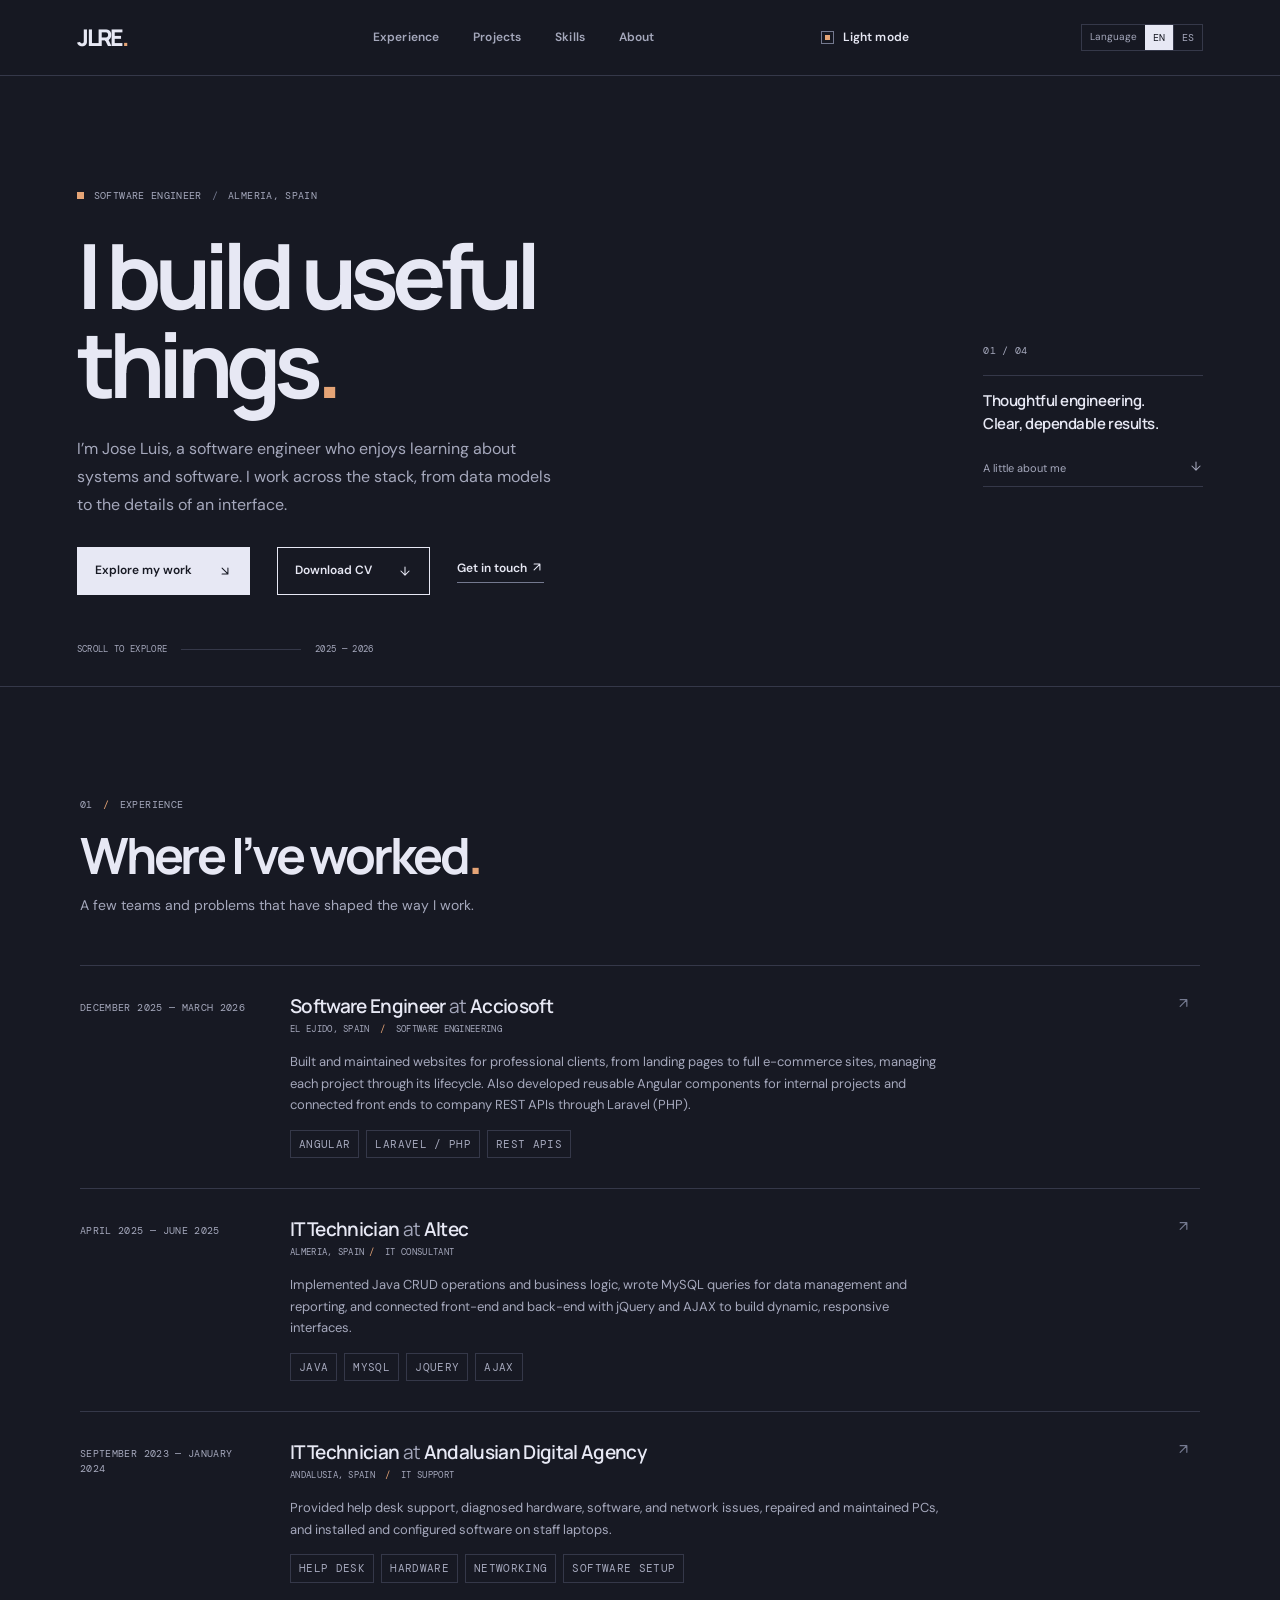
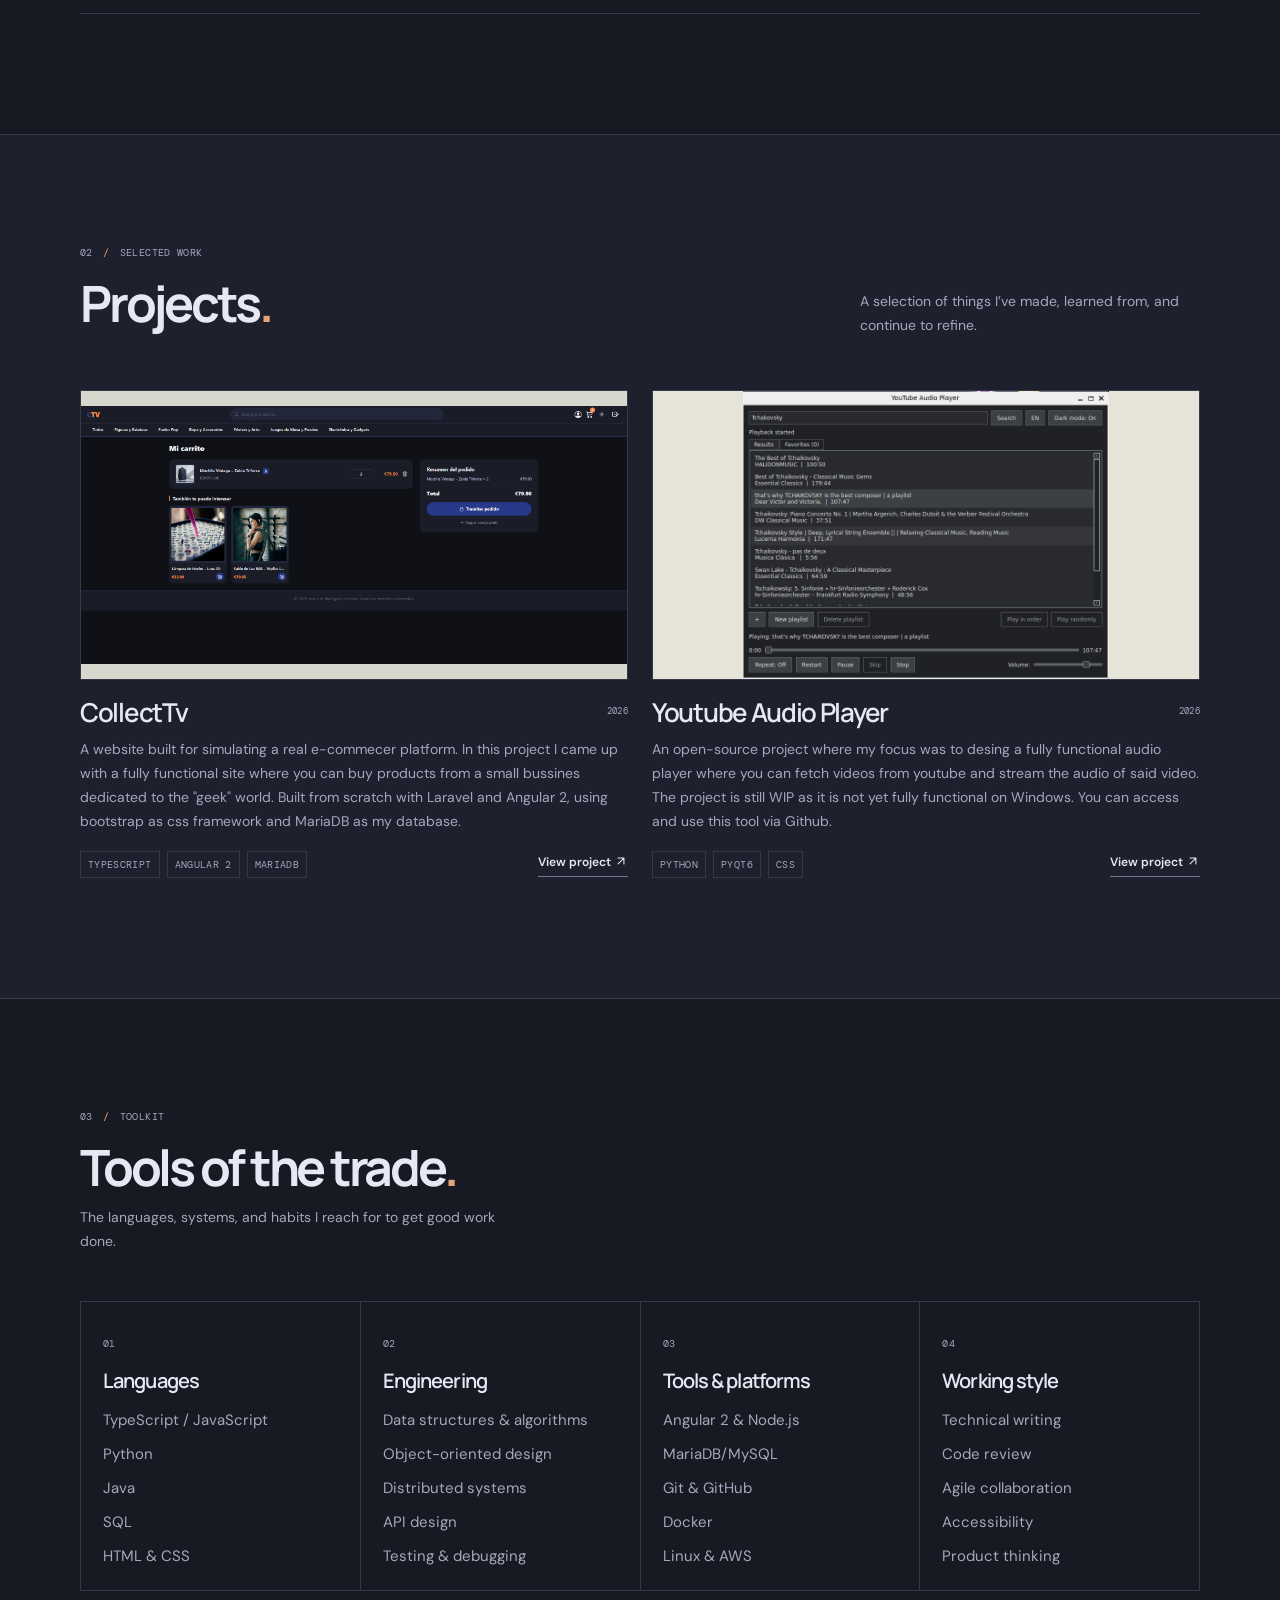
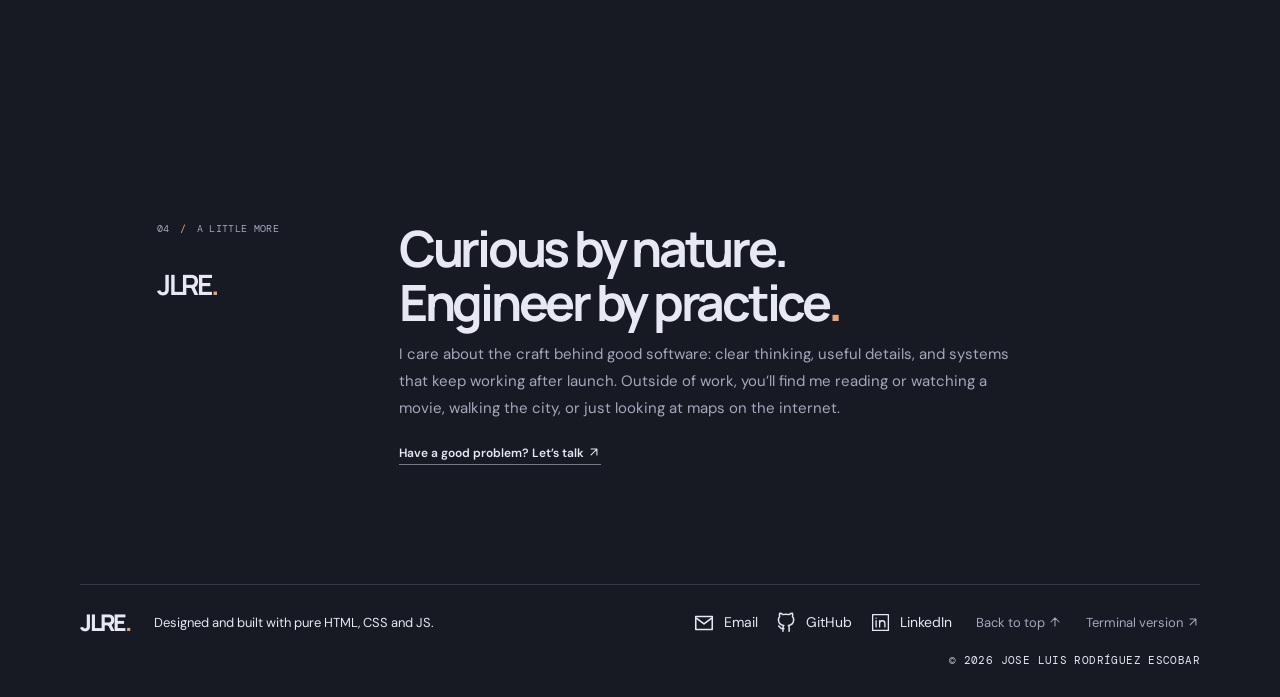
<file: index.html>
<!doctype html>
<html lang="en" data-theme="dark">
<head>
  <meta charset="utf-8">
  <meta name="viewport" content="width=device-width, initial-scale=1">
  <meta name="description" content="Portfolio of Jose Luis Rodríguez, software engineer focused on thoughtful, reliable software.">
  <title>Jose Luis Rodríguez — Software Engineer</title>
  <link rel="stylesheet" href="styles.css">
  <script src="script.js" defer></script>
</head>
<body>
  <a class="skip-link" href="#main">Skip to content</a>
  <header class="site-header">
    <a class="wordmark" href="#top" aria-label="Jose Luis Rodríguez, home">JLRE<span class="wordmark-period">.</span></a>
    <nav class="primary-nav" aria-label="Main navigation">
      <a href="#experience">Experience</a>
      <a href="#projects">Projects</a>
      <a href="#skills">Skills</a>
      <a href="#about">About</a>
    </nav>
    <button class="theme-toggle" type="button" aria-label="Switch to dark theme" aria-pressed="false">
      <span class="theme-indicator" aria-hidden="true"></span><span class="theme-label">Dark mode</span>
    </button>
    <div class="language-switch" role="group" aria-label="Language">
      <span class="language-label">Language</span>
      <button type="button" class="language-option is-active" lang="en" aria-pressed="true">EN</button>
      <button type="button" class="language-option" lang="es" aria-pressed="false">ES</button>
    </div>
  </header>

  <main id="main">
    <section class="hero page-section" id="top" aria-labelledby="hero-title">
      <div class="hero-copy">
        <p class="eyebrow"><span class="availability-mark" aria-hidden="true"></span>Software engineer <span class="eyebrow-divider">/</span> Almeria, Spain</p>
        <h1 id="hero-title">I build useful<br>things<span class="title-period">.</span></h1>
        <p class="hero-intro">I’m Jose Luis, a software engineer who enjoys learning about systems and software. I work across the stack, from data models to the details of an interface.</p>
        <div class="hero-actions">
          <a class="button button-solid" href="#projects">Explore my work <span class="arrow-icon" aria-hidden="true"><svg viewBox="0 0 24 24"><path d="M7 7l10 10M17 7v10H7"/></svg></span></a>
          <a class="button cv-button" href="resume/cv_jose_luis_en%20%281%29.pdf" download="cv_jose_luis_en.pdf">Download CV <span class="arrow-icon" aria-hidden="true"><svg viewBox="0 0 24 24"><path d="M12 5v14m-7-7 7 7 7-7"/></svg></span></a>
          <a class="text-link" href="mailto:jrodesc1511@gmail.com">Get in touch <span class="arrow-icon" aria-hidden="true"><svg viewBox="0 0 24 24"><path d="M7 7h10v10M7 17 17 7"/></svg></span></a>
        </div>
      </div>
      <div class="hero-aside" aria-label="Portfolio summary">
        <span class="aside-index">01 / 04</span>
        <div class="aside-rule"></div>
        <p>Thoughtful engineering.<br>Clear, dependable results.</p>
        <a href="#about" class="aside-link">A little about me <span class="arrow-icon" aria-hidden="true"><svg viewBox="0 0 24 24"><path d="M12 5v14m-7-7 7 7 7-7"/></svg></span></a>
      </div>
      <div class="hero-footnote"><span>SCROLL TO EXPLORE</span><span class="footnote-line"></span><span>2025 — 2026</span></div>
    </section>

    <section class="page-section section-block" id="experience" aria-labelledby="experience-title">
      <div class="section-heading">
        <p class="section-kicker">01 <span>/</span> Experience</p>
        <h2 id="experience-title">Where I’ve worked<span class="title-period">.</span></h2>
        <p class="section-summary">A few teams and problems that have shaped the way I work.</p>
      </div>
      <div class="experience-list">
        <article class="experience-row">
          <div class="experience-date">December 2025 — March 2026</div>
          <div class="experience-main"><h3>Software Engineer <span class="at-sign">at</span> Acciosoft</h3><p class="experience-location">El Ejido, Spain <span>/</span> Software engineering</p><p>Built and maintained websites for professional clients, from landing pages to full e-commerce sites, managing each project through its lifecycle. Also developed reusable Angular components for internal projects and connected front ends to company REST APIs through Laravel (PHP).</p><div class="tag-list"><span>Angular</span><span>Laravel / PHP</span><span>REST APIs</span></div></div>
          <span class="row-arrow arrow-icon" aria-hidden="true"><svg viewBox="0 0 24 24"><path d="M7 7h10v10M7 17 17 7"/></svg></span>
        </article>
        <article class="experience-row">
          <div class="experience-date">April 2025 — June 2025</div>
          <div class="experience-main"><h3>IT Technician <span class="at-sign">at</span> Altec </h3><p class="experience-location">Almeria, Spain<span>/</span> IT Consultant </p><p>Implemented Java CRUD operations and business logic, wrote MySQL queries for data management and reporting, and connected front-end and back-end with jQuery and AJAX to build dynamic, responsive interfaces.</p><div class="tag-list"><span>Java</span><span>MySQL</span><span>jQuery</span><span>AJAX</span></div></div>
          <span class="row-arrow arrow-icon" aria-hidden="true"><svg viewBox="0 0 24 24"><path d="M7 7h10v10M7 17 17 7"/></svg></span>
        </article>
        <article class="experience-row">
          <div class="experience-date">September 2023 — January 2024</div>
          <div class="experience-main"><h3>IT Technician <span class="at-sign">at</span> Andalusian Digital Agency</h3><p class="experience-location">Andalusia, Spain <span>/</span> IT support</p><p>Provided help desk support, diagnosed hardware, software, and network issues, repaired and maintained PCs, and installed and configured software on staff laptops.</p><div class="tag-list"><span>Help desk</span><span>Hardware</span><span>Networking</span><span>Software setup</span></div></div>
          <span class="row-arrow arrow-icon" aria-hidden="true"><svg viewBox="0 0 24 24"><path d="M7 7h10v10M7 17 17 7"/></svg></span>
        </article>
             </div>
    </section>

    <section class="page-section section-block projects-section" id="projects" aria-labelledby="projects-title">
      <div class="section-heading section-heading-inline">
        <div><p class="section-kicker">02 <span>/</span> Selected work</p><h2 id="projects-title">Projects<span class="title-period">.</span></h2></div>
        <p class="section-summary">A selection of things I’ve made, learned from, and continue to refine.</p>
      </div>
      <div class="project-grid">
        <article class="project-card">
          <div class="project-visual project-image visual-ledger"><img src="imgs/CollecTV.png" alt="CollecTV website project preview" data-i18n-alt="collectv-alt"></div>
          <div class="project-info"><div class="project-title-line"><h3>CollectTv</h3><span class="project-year">2026</span></div><p>A website built for simulating a real e-commecer platform. In this project I came up with a fully functional site where you can buy products from a small bussines dedicated to the "geek" world. Built from scratch with Laravel and Angular 2, using bootstrap as css framework and MariaDB as my database. </p><div class="project-meta"><div class="tag-list"><span>TypeScript</span><span>Angular 2</span><span>MariaDB</span></div><a href="https://joselu.teconecto.es" class="project-link" target="_blank" rel="noopener noreferrer" aria-label="View Weeknote project">View project <span class="arrow-icon" aria-hidden="true"><svg viewBox="0 0 24 24"><path d="M7 7h10v10M7 17 17 7"/></svg></span></a></div></div>
        </article>
        <article class="project-card">
          <div class="project-visual project-image visual-field"><img src="imgs/yt-audio-player.png" alt="YouTube Audio Player project preview" data-i18n-alt="youtube-alt"></div>
          <div class="project-info"><div class="project-title-line"><h3>Youtube Audio Player</h3><span class="project-year">2026</span></div><p>An open-source project where my focus was to desing a fully functional audio player where you can fetch videos from youtube and stream the audio of said video. The project is still WIP as it is not yet fully functional on Windows. You can access and use this tool via Github.</p><div class="project-meta"><div class="tag-list"><span>Python</span><span>PyQt6</span><span>CSS</span></div><a href="https://github.com/jrodesc/audio-proyect" class="project-link" target="_blank" rel="noopener noreferrer" aria-label="View YouTube Audio Player project">View project <span class="arrow-icon" aria-hidden="true"><svg viewBox="0 0 24 24"><path d="M7 7h10v10M7 17 17 7"/></svg></span></a></div></div>
        </article>
              </div>
    </section>

    <section class="page-section section-block skills-section" id="skills" aria-labelledby="skills-title">
      <div class="section-heading"><p class="section-kicker">03 <span>/</span> Toolkit</p><h2 id="skills-title">Tools of the trade<span class="title-period">.</span></h2><p class="section-summary">The languages, systems, and habits I reach for to get good work done.</p></div>
      <div class="skills-grid">
        <div class="skill-group"><span class="skill-number">01</span><h3>Languages</h3><ul><li>TypeScript / JavaScript</li><li>Python</li><li>Java</li><li>SQL</li><li>HTML &amp; CSS</li></ul></div>
        <div class="skill-group"><span class="skill-number">02</span><h3>Engineering</h3><ul><li>Data structures &amp; algorithms</li><li>Object-oriented design</li><li>Distributed systems</li><li>API design</li><li>Testing &amp; debugging</li></ul></div>
        <div class="skill-group"><span class="skill-number">03</span><h3>Tools &amp; platforms</h3><ul><li>Angular 2 &amp; Node.js</li><li>MariaDB/MySQL</li><li>Git &amp; GitHub</li><li>Docker</li><li>Linux &amp; AWS</li></ul></div>
        <div class="skill-group"><span class="skill-number">04</span><h3>Working style</h3><ul><li>Technical writing</li><li>Code review</li><li>Agile collaboration</li><li>Accessibility</li><li>Product thinking</li></ul></div>
      </div>
    </section>

    <section class="page-section about-section" id="about" aria-labelledby="about-title">
      <div class="about-index"><p class="section-kicker">04 <span>/</span> A little more</p><span class="about-mark">JLRE<span>.</span></span></div>
      <div class="about-copy"><h2 id="about-title">Curious by nature.<br>Engineer by practice<span class="title-period">.</span></h2><p>I care about the craft behind good software: clear thinking, useful details, and systems that keep working after launch. Outside of work, you’ll find me reading or watching a movie, walking the city, or just looking at maps on the internet.</p><a class="text-link" href="mailto:jrodesc1511@gmail.com">Have a good problem? Let’s talk <span class="arrow-icon" aria-hidden="true"><svg viewBox="0 0 24 24"><path d="M7 7h10v10M7 17 17 7"/></svg></span></a></div>
    </section>

    <footer class="site-footer">
      <a class="wordmark" href="#top">JLRE<span class="wordmark-period">.</span></a>
      <span class="footer-note">Designed and built with pure HTML, CSS and JS.</span>
      <div class="footer-contact" aria-label="Contact links">
        <a href="mailto:jrodesc1511@gmail.com"><svg class="contact-icon mail-icon" viewBox="0 0 24 24" aria-hidden="true"><rect x="3" y="5" width="18" height="14"/><path d="m4 7 8 6 8-6"/></svg><span>Email</span></a>
        <a href="https://github.com/jrodesc" target="_blank" rel="noopener noreferrer"><svg class="contact-icon" viewBox="0 0 24 24" aria-hidden="true"><path d="M9 19c-4.3 1.4-4.3-2.4-6-3m12 6v-3.9a3.4 3.4 0 0 0-.9-2.7c3-.3 6.1-1.5 6.1-6.7a5.2 5.2 0 0 0-1.4-3.6 4.8 4.8 0 0 0-.1-3.6S17.5 1.2 15 3a13.2 13.2 0 0 0-7 0C5.5 1.2 4.3 1.5 4.3 1.5a4.8 4.8 0 0 0-.1 3.6 5.2 5.2 0 0 0-1.4 3.6c0 5.2 3.1 6.4 6.1 6.7A3.4 3.4 0 0 0 8 18.1V22"/></svg><span>GitHub</span></a>
        <a href="https://www.linkedin.com/in/jose-luis-rodriguez-escobar-219b12284" target="_blank" rel="noopener noreferrer"><svg class="contact-icon linkedin-icon" viewBox="0 0 24 24" aria-hidden="true"><rect x="3" y="3" width="18" height="18"/><path d="M7 10v7M7 7v.01M11 17v-4a3 3 0 0 1 6 0v4M11 10v7"/></svg><span>LinkedIn</span></a>
      </div>
      <a href="#top" class="back-top">Back to top <span class="arrow-icon" aria-hidden="true"><svg viewBox="0 0 24 24"><path d="M12 19V5m-7 7 7-7 7 7"/></svg></span></a>
      <a href="terminal/" class="terminal-version-link">Terminal version <span class="arrow-icon" aria-hidden="true"><svg viewBox="0 0 24 24"><path d="M7 7h10v10M7 17 17 7"/></svg></span></a>
      <span class="copyright">© 2026 Jose Luis Rodríguez Escobar</span>
    </footer>
  </main>
</body>
</html>
</file>
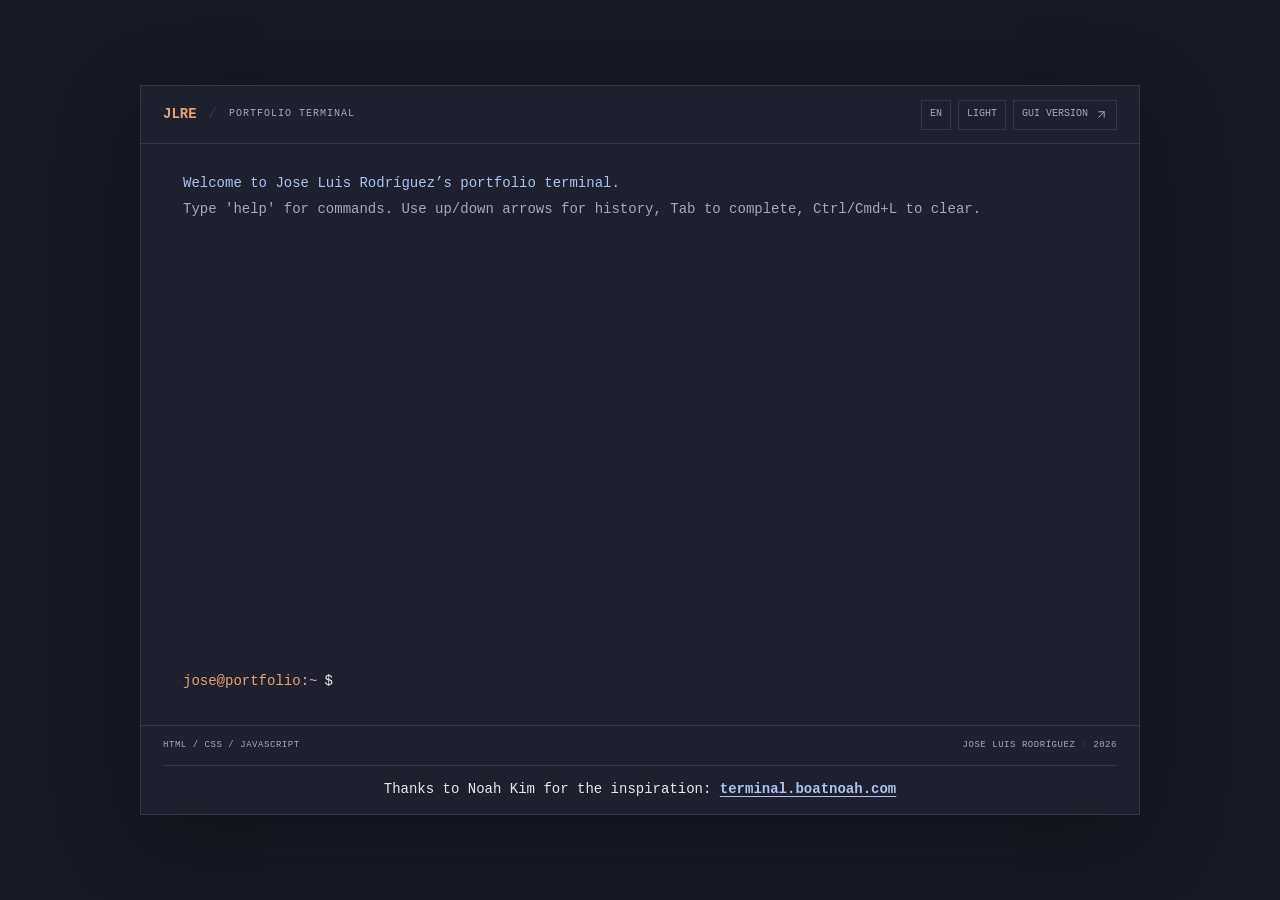
<file: terminal/index.html>
<!doctype html>
<html lang="en" data-theme="dark">
<head>
  <meta charset="utf-8">
  <meta name="viewport" content="width=device-width, initial-scale=1">
  <meta name="description" content="Terminal version of Jose Luis Rodríguez's portfolio.">
  <meta name="theme-color" content="#171923">
  <title>JLRE — Terminal Portfolio</title>
  <link rel="stylesheet" href="terminal.css">
  <script src="terminal.js" defer></script>
</head>
<body>
  <main class="terminal-shell" aria-label="Interactive terminal portfolio">
    <header class="terminal-bar">
      <div class="terminal-brand"><span class="brand-mark">JLRE</span><span class="brand-divider">/</span><span class="terminal-label" data-i18n="bar">PORTFOLIO TERMINAL</span></div>
      <div class="terminal-controls">
        <button type="button" id="language-control" aria-label="Change language">EN</button>
        <button type="button" id="theme-control" aria-label="Change theme">LIGHT</button>
        <a href="../index.html" class="gui-link"><span data-i18n="gui">GUI VERSION</span><span class="arrow-icon" aria-hidden="true"><svg viewBox="0 0 24 24"><path d="M7 7h10v10M7 17 17 7"/></svg></span></a>
      </div>
    </header>

    <section class="terminal-screen" aria-label="Terminal session">
      <div id="terminal-output" class="terminal-output" aria-live="polite" aria-relevant="additions text"></div>
      <form id="terminal-form" class="terminal-form" autocomplete="off">
        <label class="prompt" for="terminal-input"><span class="prompt-user">jose@portfolio</span><span class="prompt-path">:~</span><span class="prompt-mark">$</span></label>
        <input id="terminal-input" name="command" type="text" spellcheck="false" autocapitalize="off" aria-label="Enter a portfolio command">
        <span class="input-cursor" aria-hidden="true"></span>
      </form>
      <p id="terminal-status" class="sr-only" aria-live="assertive"></p>
    </section>

    <footer class="terminal-footer">
      <span data-i18n="foot">HTML / CSS / JAVASCRIPT</span>
      <span>JOSE LUIS RODRÍGUEZ <span class="footer-separator">/</span> 2026</span>
      <span class="inspiration-note"><span data-i18n="inspiration">Thanks to Noah Kim for the inspiration:</span> <a href="https://terminal.boatnoah.com/" target="_blank" rel="noopener noreferrer">terminal.boatnoah.com</a></span>
    </footer>
  </main>
</body>
</html>
</file>
<file: styles.css>
@import url('https://fonts.googleapis.com/css2?family=DM+Mono:wght@400;500&family=DM+Sans:wght@400;500;600;700&family=Manrope:wght@400;500;600;700;800&display=swap');

:root {
  color-scheme: dark;
  --bg: #171923;
  --surface: #1e202d;
  --text: #e7e8f4;
  --muted: #a5a8bc;
  --line: #353849;
  --line-strong: #74798f;
  --accent: #e5a476;
  --inverse: #e7e8f4;
  --inverse-text: #171923;
  --mono: 'DM Mono', monospace;
  --sans: 'DM Sans', sans-serif;
  --display: 'Manrope', sans-serif;
  --page: 1120px;
  --gutter: clamp(22px, 6vw, 88px);
}

:root[data-theme='light'] {
  color-scheme: light;
  --bg: #f0efe9;
  --surface: #f7f6f1;
  --text: #24252a;
  --muted: #626571;
  --line: #c9c9c4;
  --line-strong: #85868d;
  --accent: #9a5129;
  --inverse: #24252a;
  --inverse-text: #f7f6f1;
}

* {
  box-sizing: border-box;
}

html {
  scroll-behavior: smooth;
  scroll-padding-top: 90px;
}

body {
  margin: 0;
  background: var(--bg);
  color: var(--text);
  font-family: var(--sans);
  font-size: 15px;
  line-height: 1.65;
  transition: background-color 0.25s, color 0.25s;
}

a {
  color: inherit;
  text-decoration: none;
}

button {
  font: inherit;
}

.skip-link {
  position: absolute;
  left: 12px;
  top: -60px;
  z-index: 10;
  padding: 10px 14px;
  background: var(--text);
  color: var(--bg);
}

.skip-link:focus {
  top: 12px;
}

.site-header {
  height: 76px;
  padding: 0 var(--gutter);
  border-bottom: 1px solid var(--line);
  display: flex;
  align-items: center;
  justify-content: space-between;
  position: sticky;
  top: 0;
  z-index: 5;
  background: color-mix(in srgb, var(--bg) 94%, transparent);
  backdrop-filter: blur(10px);
}

.wordmark {
  font: 800 23px/1 var(--display);
  letter-spacing: -2px;
}

.wordmark-period,
.title-period {
  color: var(--accent);
}

.primary-nav {
  display: flex;
  gap: 34px;
  margin-left: 80px;
}

.primary-nav a,
.theme-toggle {
  font-size: 12px;
  font-weight: 600;
  letter-spacing: 0.01em;
}

.primary-nav a {
  color: var(--muted);
  transition: color 0.2s;
}

.primary-nav a:hover,
.text-link:hover,
.project-link:hover {
  color: var(--accent);
}

.theme-toggle {
  border: 0;
  padding: 8px 0;
  background: none;
  color: var(--text);
  display: flex;
  align-items: center;
  gap: 9px;
  cursor: pointer;
}

.theme-indicator {
  width: 13px;
  height: 13px;
  border: 1px solid var(--line-strong);
  display: block;
  position: relative;
}

.theme-indicator::after {
  content: '';
  position: absolute;
  inset: 3px;
  background: var(--accent);
  opacity: 0;
}

.theme-toggle[aria-pressed='true'] .theme-indicator::after {
  opacity: 1;
}

.page-section {
  padding-left: var(--gutter);
  padding-right: var(--gutter);
}

.hero {
  max-width: 1440px;
  min-height: 610px;
  margin: auto;
  padding-top: 112px;
  padding-bottom: 75px;
  display: grid;
  grid-template-columns: 1fr 220px;
  position: relative;
}

.eyebrow,
.section-kicker,
.aside-index,
.hero-footnote,
.experience-date,
.experience-location,
.tag-list,
.project-year,
.visual-label,
.signal-top,
.signal-sub,
.signal-bottom,
.skill-number,
.copyright {
  font: 10px/1.5 var(--mono);
  letter-spacing: 0.035em;
  text-transform: uppercase;
}

.eyebrow {
  margin: 0 0 27px;
  color: var(--muted);
  display: flex;
  align-items: center;
  gap: 10px;
}

.availability-mark {
  width: 7px;
  height: 7px;
  background: var(--accent);
  display: inline-block;
}

.eyebrow-divider {
  color: var(--line-strong);
}

h1,
h2,
h3,
p {
  margin-top: 0;
}

.hero h1 {
  font: 700 clamp(48px, 7.2vw, 90px) / 0.99 var(--display);
  letter-spacing: -0.075em;
  margin: 0 0 27px;
  max-width: 840px;
}

.hero-intro {
  max-width: 490px;
  color: var(--muted);
  font-size: 16px;
  line-height: 1.75;
  margin-bottom: 28px;
}

.hero-actions {
  display: flex;
  align-items: center;
  gap: 27px;
  flex-wrap: wrap;
  row-gap: 14px;
}

.button {
  padding: 13px 17px;
  display: inline-flex;
  gap: 26px;
  align-items: center;
  font-size: 12px;
  font-weight: 600;
  border: 1px solid var(--text);
  transition: background-color 0.2s, color 0.2s, border-color 0.2s;
}

.button-solid {
  background: var(--inverse);
  color: var(--inverse-text);
}

.button:hover {
  background: var(--accent);
  border-color: var(--accent);
  color: #fff;
}

.text-link {
  font-size: 12px;
  font-weight: 600;
  border-bottom: 1px solid var(--line-strong);
  padding-bottom: 3px;
}

.hero-aside {
  align-self: center;
  padding-top: 25px;
}

.aside-index {
  color: var(--muted);
}

.aside-rule {
  height: 1px;
  background: var(--line);
  margin: 14px 0;
}

.hero-aside p {
  font: 600 15px/1.5 var(--display);
  letter-spacing: -0.03em;
}

.aside-link {
  font-size: 11px;
  color: var(--muted);
  display: flex;
  justify-content: space-between;
  border-bottom: 1px solid var(--line);
  padding: 9px 0;
}

.hero-footnote {
  position: absolute;
  left: var(--gutter);
  right: var(--gutter);
  bottom: 30px;
  display: flex;
  align-items: center;
  gap: 14px;
  color: var(--muted);
  font-size: 9px;
}

.footnote-line {
  height: 1px;
  max-width: 120px;
  flex: 1;
  background: var(--line);
}

.section-block {
  padding-top: 110px;
  padding-bottom: 120px;
  border-top: 1px solid var(--line);
}

.section-heading {
  max-width: var(--page);
  margin: 0 auto 48px;
}

.section-kicker {
  color: var(--muted);
  margin: 0 0 16px;
}

.section-kicker span {
  color: var(--accent);
  padding: 0 4px;
}

.section-heading h2,
.about-copy h2 {
  font: 700 clamp(34px, 4vw, 50px) / 1.08 var(--display);
  letter-spacing: -0.065em;
  margin: 0 0 12px;
}

.section-summary {
  color: var(--muted);
  font-size: 14px;
  margin: 0;
  max-width: 430px;
}

.experience-list {
  max-width: var(--page);
  margin: 0 auto;
  border-top: 1px solid var(--line);
}

.experience-row {
  display: grid;
  grid-template-columns: 175px 1fr 25px;
  gap: 35px;
  padding: 28px 0 30px;
  border-bottom: 1px solid var(--line);
}

.experience-date {
  color: var(--muted);
  padding-top: 6px;
}

.experience-main h3 {
  font: 600 19px/1.3 var(--display);
  letter-spacing: -0.035em;
  margin: 0 0 4px;
}

.at-sign {
  font-weight: 400;
  color: var(--muted);
}

.experience-location {
  color: var(--muted);
  margin: 0 0 15px;
  font-size: 9px;
}

.experience-location span {
  color: var(--accent);
  padding: 0 5px;
}

.experience-main > p:not(.experience-location) {
  color: var(--muted);
  font-size: 13px;
  max-width: 660px;
  margin: 0 0 14px;
}

.row-arrow {
  font-size: 17px;
  color: var(--line-strong);
  padding-top: 1px;
}

.tag-list {
  display: flex;
  flex-wrap: wrap;
  gap: 7px;
}

.tag-list span {
  border: 1px solid var(--line);
  padding: 5px 8px;
  color: var(--muted);
  font-size: 11px;
  white-space: nowrap;
}

.projects-section {
  background: var(--surface);
}

.section-heading-inline {
  display: flex;
  justify-content: space-between;
  align-items: end;
}

.section-heading-inline .section-summary {
  max-width: 340px;
  padding-bottom: 5px;
}

.project-grid {
  max-width: var(--page);
  margin: auto;
  display: grid;
  grid-template-columns: repeat(2, minmax(0, 1fr));
  gap: 55px 24px;
}

.project-card {
  min-width: 0;
}

.project-visual {
  height: 290px;
  position: relative;
  overflow: hidden;
  border: 1px solid var(--line);
  display: flex;
  align-items: center;
  justify-content: center;
  background: var(--surface);
}

.project-image {
  padding: 0;
  background: var(--surface);
}

.project-image img {
  display: block;
  width: 100%;
  height: 100%;
  object-fit: contain;
  object-position: center;
}

.visual-label {
  position: absolute;
  top: 17px;
  left: 18px;
  font-size: 8px;
  color: var(--muted);
  z-index: 1;
}

.project-info {
  padding-top: 18px;
}

.project-title-line {
  display: flex;
  justify-content: space-between;
  align-items: center;
  gap: 12px;
}

.project-title-line h3 {
  margin: 0;
  font: 600 26px/1.1 var(--display);
  letter-spacing: -0.05em;
}

.project-year {
  color: var(--muted);
  font-size: 9px;
}

.project-info p {
  color: var(--muted);
  font-size: 14px;
  line-height: 1.7;
  margin: 12px 0 18px;
}

.project-meta {
  display: flex;
  justify-content: space-between;
  align-items: center;
  gap: 16px;
}

.project-meta .tag-list {
  gap: 7px;
}

.project-meta .tag-list span {
  font-size: 10px;
  padding: 5px 7px;
}

.project-link {
  color: var(--text);
  font-size: 12px;
  font-weight: 600;
  border-bottom: 1px solid var(--line-strong);
  padding-bottom: 3px;
}

.visual-ledger {
  background: #d8d7ce;
}

.ledger-window {
  width: 68%;
  height: 205px;
  background: #f4f3ef;
  border: 1px solid #b9bab1;
  color: #20211f;
  display: flex;
  flex-direction: column;
  box-shadow: 8px 8px 0 #b7b8af;
}

.window-top,
.window-bottom {
  display: flex;
  justify-content: space-between;
  padding: 10px 13px;
  font: 8px var(--mono);
  color: #74766f;
  border-color: #d8d8d0;
}

.window-top {
  border-bottom: 1px solid #d8d8d0;
}

.ledger-content {
  padding: 17px 21px;
  flex: 1;
  position: relative;
}

.ledger-small {
  font: 7px var(--mono);
  letter-spacing: 0.08em;
  color: #74766f;
}

.ledger-content strong {
  display: block;
  font: 700 26px / 0.98 var(--display);
  letter-spacing: -0.07em;
  margin-top: 8px;
}

.ledger-lines {
  position: absolute;
  bottom: 15px;
  left: 21px;
  right: 21px;
  display: grid;
  gap: 5px;
}

.ledger-lines i {
  height: 1px;
  background: #d4d5cd;
}

.ledger-lines i:last-child {
  width: 62%;
}

.window-bottom {
  border-top: 1px solid #d8d8d0;
}

.visual-field {
  background: #e6e3d8;
  color: #242823;
}

.field-grid {
  position: absolute;
  inset: 0;
  display: grid;
  grid-template-columns: repeat(3, 1fr);
  grid-template-rows: repeat(3, 1fr);
}

.field-grid span {
  border-right: 1px solid #c9c8bc;
  border-bottom: 1px solid #c9c8bc;
}

.field-grid span:nth-child(3n) {
  border-right: 0;
}

.field-grid span:nth-child(n + 7) {
  border-bottom: 0;
}

.field-grid span:nth-child(5) {
  background: #b4b7a3;
  position: relative;
}

.field-grid span:nth-child(5)::after {
  content: '';
  position: absolute;
  width: 8px;
  height: 8px;
  left: 50%;
  top: 50%;
  transform: translate(-50%, -50%);
  background: #a34731;
  border: 2px solid #f4f3ef;
}

.field-caption {
  position: absolute;
  left: 18px;
  right: 18px;
  bottom: 15px;
  display: flex;
  justify-content: space-between;
  font: 8px var(--mono);
  letter-spacing: 0.05em;
}

.field-center {
  z-index: 1;
  background: #e6e3d8;
  padding: 12px 18px;
  text-align: center;
  font: 600 21px / 1.1 var(--display);
  letter-spacing: -0.06em;
}

.field-center span {
  color: var(--accent);
}

.visual-signal {
  background: #202321;
}

.visual-signal .visual-label {
  color: #adb0a8;
}

.signal-card {
  width: 75%;
  height: 190px;
  border: 1px solid #454943;
  background: #242724;
  padding: 15px 18px;
  color: #e5e5df;
}

.signal-top {
  display: flex;
  justify-content: space-between;
  font-size: 7px;
  color: #a4a79f;
}

.signal-live {
  color: #9eae91;
}

.signal-number {
  font: 600 38px / 0.9 var(--display);
  letter-spacing: -0.07em;
  margin: 20px 0 5px;
}

.signal-number span {
  font-size: 16px;
}

.signal-sub {
  font-size: 7px;
  color: #a4a79f;
}

.signal-bottom {
  display: flex;
  justify-content: space-between;
  margin-top: 26px;
  font-size: 7px;
  color: #a4a79f;
}

.skills-grid {
  max-width: var(--page);
  margin: 0 auto;
  display: grid;
  grid-template-columns: repeat(4, minmax(0, 1fr));
  gap: 0;
  border-top: 1px solid var(--line);
  border-left: 1px solid var(--line);
}

.skill-group {
  border-right: 1px solid var(--line);
  border-bottom: 1px solid var(--line);
  padding: 28px 22px 22px;
  min-height: 230px;
}

.skill-number {
  color: var(--muted);
  display: inline-block;
  margin-bottom: 18px;
}

.skill-group h3 {
  font: 600 20px/1.15 var(--display);
  letter-spacing: -0.045em;
  margin: 0 0 16px;
}

.skill-group ul {
  list-style: none;
  margin: 0;
  padding: 0;
  display: grid;
  gap: 10px;
}

.skill-group li {
  color: var(--muted);
  font-size: 15px;
  line-height: 1.6;
}

.about-section {
  max-width: var(--page);
  margin: 0 auto;
  display: grid;
  grid-template-columns: 210px 1fr;
  align-items: start;
  gap: 32px;
  padding-top: 110px;
  padding-bottom: 120px;
}

.about-index {
  display: flex;
  flex-direction: column;
  gap: 18px;
}

.about-mark {
  font: 700 28px/1 var(--display);
  letter-spacing: -0.08em;
  color: var(--text);
}

.about-mark span {
  color: var(--accent);
}

.about-copy p {
  color: var(--muted);
  font-size: 15px;
  line-height: 1.8;
  max-width: 620px;
  margin-bottom: 18px;
}

.site-footer {
  max-width: var(--page);
  margin: 0 auto;
  padding: 26px 0 28px;
  display: flex;
  flex-wrap: wrap;
  justify-content: space-between;
  align-items: center;
  gap: 18px 24px;
  border-top: 1px solid var(--line);
}

.footer-note {
  margin-right: auto;
}

.footer-contact {
  display: flex;
  align-items: center;
  gap: 18px;
}

.footer-contact a,
.back-top {
  font-size: 10px;
  color: var(--muted);
}

.footer-contact a {
  display: inline-flex;
  align-items: center;
  gap: 9px;
  font-size: 14px;
  color: var(--text);
}

.footer-contact a:hover,
.back-top:hover,
.footer-contact a:hover {
  color: var(--accent);
}

.contact-icon {
  width: 21px;
  height: 21px;
  flex: none;
  fill: none;
  stroke: currentColor;
  stroke-width: 1.7;
  stroke-linecap: round;
  stroke-linejoin: round;
}

.mail-icon {
  width: 22px;
  height: 22px;
}

.linkedin-icon {
  stroke-width: 1.5;
}

.footer-note,
.back-top {
  font-size: 13px;
}

.terminal-version-link {
  font-size: 13px;
  color: var(--muted);
}

.terminal-version-link:hover {
  color: var(--accent);
}

.copyright {
  margin-left: auto;
  font-size: 11px;
}

.language-switch {
  display: flex;
  align-items: center;
  border: 1px solid var(--line);
  margin-left: 6px;
}

.language-option {
  padding: 6px 8px;
  border: 0;
  background: transparent;
  color: var(--muted);
  font: 10px var(--mono);
  cursor: pointer;
}

.language-option + .language-option {
  border-left: 1px solid var(--line);
}

.language-option.is-active {
  background: var(--inverse);
  color: var(--inverse-text);
}

.language-option:focus-visible,
.theme-toggle:focus-visible,
a:focus-visible {
  outline: 2px solid var(--accent);
  outline-offset: 3px;
}

@media (min-width: 601px) {
  .language-label {
    padding: 0 8px;
    font-size: 10px;
    color: var(--muted);
  }
}

@media (max-width: 800px) {
  .hero {
    min-height: 590px;
    padding-top: 105px;
    grid-template-columns: 1fr 170px;
    gap: 20px;
  }

  .hero h1 {
    font-size: clamp(51px, 9vw, 75px);
  }

  .experience-row {
    grid-template-columns: 130px 1fr 20px;
    gap: 20px;
  }

  .project-visual {
    height: 250px;
  }

  .skills-grid {
    grid-template-columns: repeat(2, 1fr);
  }

  .skill-group:nth-child(2) {
    border-right: 0;
  }

  .skill-group:nth-child(3),
  .skill-group:nth-child(4) {
    border-top: 1px solid var(--line);
  }

  .about-section {
    grid-template-columns: 1fr 2fr;
  }

  .about-mark {
    margin-top: 35px;
  }
}

@media (max-width: 600px) {
  :root {
    --gutter: 22px;
  }

  .site-header {
    height: 64px;
  }

  .primary-nav {
    gap: 13px;
    margin: 0;
    font-size: 10px;
  }

  .primary-nav a {
    font-size: 10px;
  }

  .wordmark {
    font-size: 21px;
  }

  .theme-toggle {
    width: 22px;
    overflow: hidden;
    gap: 12px;
    white-space: nowrap;
  }

  .theme-label {
    display: none;
  }

  .hero {
    display: block;
    min-height: 610px;
    padding-top: 104px;
    padding-bottom: 80px;
  }

  .hero h1 {
    font-size: clamp(54px, 13vw, 76px);
  }

  .hero-intro {
    font-size: 14px;
    max-width: 390px;
  }

  .hero-aside {
    display: none;
  }

  .hero-footnote {
    bottom: 26px;
  }

  .section-block {
    padding-top: 78px;
    padding-bottom: 82px;
  }

  .section-heading {
    margin-bottom: 33px;
  }

  .section-heading h2 {
    font-size: 37px;
  }

  .experience-row {
    grid-template-columns: 1fr 20px;
    gap: 10px;
    padding: 22px 0;
  }

  .experience-date {
    grid-column: 1 / -1;
    padding: 0;
    font-size: 9px;
  }

  .experience-main h3 {
    font-size: 17px;
  }

  .experience-main > p:not(.experience-location) {
    font-size: 12px;
  }

  .row-arrow {
    grid-column: 2;
    grid-row: 2;
  }

  .section-heading-inline {
    display: block;
  }

  .section-heading-inline .section-summary {
    margin-top: 11px;
  }

  .project-grid {
    grid-template-columns: 1fr;
    gap: 38px;
  }

  .project-meta {
    align-items: flex-start;
    flex-direction: column;
  }

  .site-header {
    gap: 10px;
  }

  .language-switch {
    margin-left: auto;
  }

  .language-label {
    display: none;
  }

  .language-option {
    padding: 6px;
  }

  .theme-toggle {
    flex: 0 0 22px;
  }

  html {
    scroll-padding-top: 120px;
  }

  .site-header {
    height: auto;
    min-height: 64px;
    padding-top: 9px;
    padding-bottom: 8px;
    flex-wrap: wrap;
    justify-content: flex-start;
    gap: 8px 12px;
  }

  .site-header > .wordmark {
    order: 0;
    flex: none;
  }

  .site-header > .theme-toggle {
    order: 1;
    width: auto;
    flex: none;
    overflow: visible;
    gap: 7px;
    padding: 6px 0;
    white-space: nowrap;
  }

  .site-header > .theme-toggle .theme-label {
    display: inline;
    font-size: 10px;
  }

  .site-header > .language-switch {
    order: 2;
    margin-left: auto;
    flex: none;
  }

  .site-header > .primary-nav {
    order: 3;
    flex: 0 0 100%;
    width: 100%;
    justify-content: space-between;
    gap: 8px;
    margin: 0;
    padding-top: 7px;
    border-top: 1px solid var(--line);
  }

  .site-header > .primary-nav a {
    display: block;
    font-size: 10px;
  }

  .site-header > .primary-nav a:nth-child(4) {
    display: block;
  }

  .site-footer {
    justify-content: flex-start;
  }

  .footer-note {
    order: 3;
    width: 100%;
    margin: 0;
  }

  .footer-contact {
    order: 4;
    width: 100%;
    justify-content: space-between;
    padding: 12px 0;
    border-top: 1px solid var(--line);
    border-bottom: 1px solid var(--line);
  }

  .back-top {
    order: 5;
  }

  .copyright {
    order: 6;
    margin-left: auto;
  }
}

@media (max-width: 380px) {
  .primary-nav {
    gap: 9px;
  }

  .primary-nav a {
    font-size: 9px;
  }

  .hero-actions {
    gap: 16px;
  }

  .button {
    padding: 12px 12px;
    gap: 15px;
  }

  .text-link {
    font-size: 11px;
  }

  .site-header {
    gap: 7px 9px;
  }

  .site-header > .wordmark {
    font-size: 19px;
  }

  .site-header > .theme-toggle .theme-label {
    font-size: 9px;
  }

  .site-header > .language-switch .language-option {
    padding: 5px;
  }

  .site-header > .primary-nav {
    gap: 5px;
  }

  .site-header > .primary-nav a {
    font-size: 9px;
  }
}

@media (prefers-reduced-motion: reduce) {
  *,
  *::before,
  *::after {
    scroll-behavior: auto !important;
    transition: none !important;
  }
}

.arrow-icon {
  display: inline-flex;
  width: 14px;
  height: 14px;
  flex: none;
  align-items: center;
  justify-content: center;
  vertical-align: -0.16em;
}

.arrow-icon svg {
  display: block;
  width: 100%;
  height: 100%;
  fill: none;
  stroke: currentColor;
  stroke-width: 1.8;
  stroke-linecap: round;
  stroke-linejoin: round;
}

.row-arrow.arrow-icon {
  width: 17px;
  height: 17px;
  vertical-align: 0;
}

@media (min-width: 601px) and (max-width: 800px) {
  html {
    scroll-padding-top: 120px;
  }

  .site-header {
    height: auto;
    min-height: 76px;
    padding-top: 12px;
    padding-bottom: 12px;
    flex-wrap: wrap;
    justify-content: center;
    align-content: center;
    gap: 10px 24px;
  }

  .site-header > .wordmark {
    order: 0;
  }

  .site-header > .theme-toggle,
  .site-header > .language-switch {
    order: 1;
  }

  .site-header > .language-switch {
    margin-left: 0;
  }

  .site-header > .primary-nav {
    order: 2;
    flex: 0 0 100%;
    justify-content: center;
    gap: clamp(18px, 4vw, 34px);
    margin: 0;
    padding-top: 9px;
    border-top: 1px solid var(--line);
  }
}
</file>
<file: terminal/terminal.css>
*{box-sizing:border-box}
:root{color-scheme:dark;--bg:#171923;--panel:#1e202d;--text:#e7e8f4;--muted:#a5a8bc;--line:#353849;--green:#a9c891;--blue:#a9c4f4;--orange:#e5a476;--pink:#d7a9d3;--selection:#b8c7ed;--selection-text:#171923}
:root[data-theme="light"]{color-scheme:light;--bg:#f0efe9;--panel:#f7f6f1;--text:#24252a;--muted:#626571;--line:#c9c9c4;--green:#496a35;--blue:#365d9d;--orange:#9a5129;--pink:#844c80;--selection:#404f72;--selection-text:#fff}
html{min-height:100%;background:var(--bg)}body{min-height:100vh;margin:0;padding:clamp(16px,5vw,68px);display:grid;place-items:center;background:var(--bg);color:var(--text);font-family:"SFMono-Regular",Consolas,"Liberation Mono",monospace;font-size:14px;line-height:1.65;transition:background .2s,color .2s}button,input{font:inherit}.terminal-shell{width:min(100%,1000px);min-height:min(730px,calc(100vh - 2 * clamp(16px,5vw,68px)));display:flex;flex-direction:column;background:var(--panel);border:1px solid var(--line);box-shadow:0 24px 80px #08090e3d}.terminal-bar{min-height:58px;padding:0 22px;border-bottom:1px solid var(--line);display:flex;align-items:center;justify-content:space-between;gap:15px}.terminal-brand,.terminal-controls{display:flex;align-items:center;gap:12px}.brand-mark{font-weight:700;color:var(--orange)}.brand-divider,.footer-separator{color:var(--line)}.terminal-label{font-size:10px;letter-spacing:.1em;color:var(--muted)}.terminal-controls{gap:7px}.terminal-controls button,.gui-link{min-height:30px;padding:4px 8px;border:1px solid var(--line);background:transparent;color:var(--muted);font-size:10px;text-decoration:none;cursor:pointer}.terminal-controls button:hover,.gui-link:hover{color:var(--text);border-color:var(--muted)}.gui-link{display:inline-flex;align-items:center;gap:7px}.terminal-screen{flex:1;padding:28px clamp(18px,4vw,42px);overflow:auto;min-height:390px}.terminal-output{white-space:pre-wrap;overflow-wrap:anywhere}.output-line{margin:0 0 3px}.welcome{color:var(--blue)}.prompt-line{color:var(--orange)}.hint{color:var(--muted)}.section-title{color:var(--pink);margin-top:15px}.entry{margin:0 0 12px}.entry-title{color:var(--green)}.entry-meta{color:var(--muted)}.entry-body{color:var(--text)}.entry-tags{color:var(--blue)}.project-entry{padding:8px 0 12px;border-bottom:1px dashed var(--line)}.project-entry:last-child{border-bottom:0}.terminal-output a{color:var(--blue);text-decoration:underline;text-underline-offset:3px}.terminal-output a:hover{color:var(--orange)}.terminal-form{display:flex;align-items:center;min-height:31px;margin-top:9px}.prompt{white-space:nowrap}.prompt-user{color:var(--orange)}.prompt-path{color:var(--pink)}.prompt-mark{color:var(--text);padding-left:7px;padding-right:8px}.terminal-form input{width:100%;min-width:20px;outline:none;border:0;padding:0;background:transparent;color:var(--text);caret-color:var(--green)}.input-cursor{width:9px;height:18px;flex:none;background:var(--selection);animation:blink 1.05s steps(2,start) infinite}.terminal-form:focus-within .input-cursor{display:none}.terminal-footer{min-height:45px;padding:0 22px;border-top:1px solid var(--line);display:flex;justify-content:space-between;align-items:center;gap:12px;color:var(--muted);font-size:9px;letter-spacing:.06em}.sr-only{position:absolute;width:1px;height:1px;padding:0;margin:-1px;overflow:hidden;clip:rect(0,0,0,0);white-space:nowrap;border:0}
@keyframes blink{to{visibility:hidden}}
@media(max-width:600px){body{padding:0}.terminal-shell{min-height:100vh;border-left:0;border-right:0;box-shadow:none}.terminal-bar{padding:10px 14px;flex-wrap:wrap}.terminal-brand{gap:8px}.terminal-label{font-size:9px}.terminal-controls{gap:5px}.terminal-controls button,.gui-link{font-size:9px;padding:4px 6px}.terminal-screen{padding:21px 15px;min-height:0}.terminal-footer{padding:10px 14px;flex-wrap:wrap;font-size:8px}.prompt{font-size:12px}.terminal-form input{font-size:16px}}
@media(prefers-reduced-motion:reduce){*,*:before,*:after{animation-duration:.01ms!important;animation-iteration-count:1!important;scroll-behavior:auto!important;transition:none!important}}
.terminal-shell{height:min(730px,calc(100vh - 2 * clamp(16px,5vw,68px)));min-height:390px}.terminal-screen{min-height:0;display:flex;flex-direction:column;overflow:hidden}.terminal-output{flex:1;min-height:0;overflow:auto}.project-preview{display:block;max-width:min(280px,100%);max-height:145px;margin:8px 0;object-fit:contain;object-position:left center;border:1px solid var(--line);background:#fff}
.terminal-form input{flex:1 1 0;width:0;min-width:0}
.terminal-footer{flex-wrap:wrap;padding-top:12px;padding-bottom:12px}.inspiration-note{flex-basis:100%;text-align:center;padding:12px 8px 2px;border-top:1px solid var(--line);color:var(--text);font-size:14px;line-height:1.6;letter-spacing:0}.terminal-footer a{color:var(--blue);font-weight:700;text-underline-offset:3px}.terminal-footer a:hover{color:var(--orange)}
.arrow-icon{display:inline-flex;width:13px;height:13px;flex:none;align-items:center;justify-content:center;vertical-align:-.14em}.arrow-icon svg{display:block;width:100%;height:100%;fill:none;stroke:currentColor;stroke-width:1.8;stroke-linecap:round;stroke-linejoin:round}
@media(max-width:600px){.terminal-shell{height:100vh;min-height:100vh}.terminal-screen{min-height:0}}
</file>
